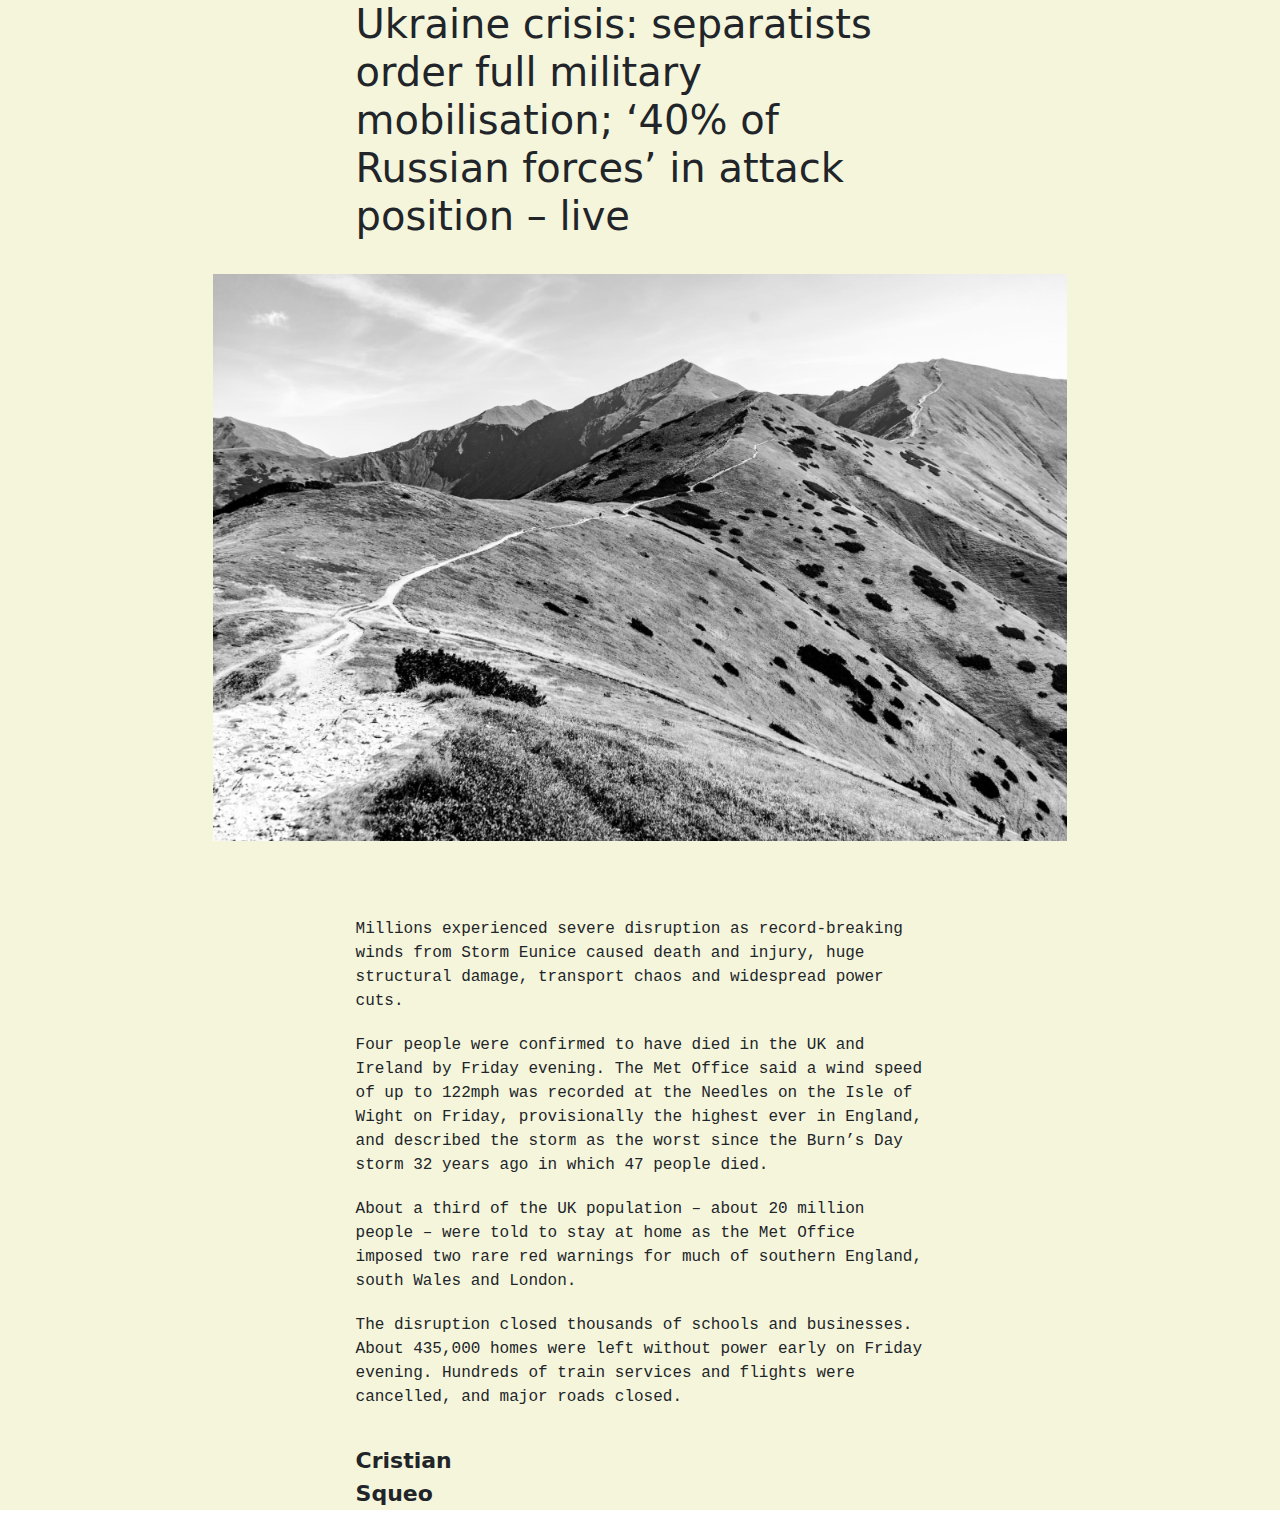
<file: index.html>
<!DOCTYPE html>
<html>
    <head>
        <title></title>
        <link href="static/css/index.css" rel="stylesheet">
        <link href="https://cdn.jsdelivr.net/npm/bootstrap@5.3.3/dist/css/bootstrap.min.css" rel="stylesheet" integrity="sha384-QWTKZyjpPEjISv5WaRU9OFeRpok6YctnYmDr5pNlyT2bRjXh0JMhjY6hW+ALEwIH" crossorigin="anonymous">
    </head>
    <body>
        <div id="principale">
            <div class="col-8 offset-2">
                <div class="article_title.css col-8 offset-2">
                    <h1 id="titolo">Ukraine crisis: separatists order full military mobilisation; ‘40% of Russian forces’ in attack position – live</h1>
                </div>
                <div>
                    <img src="static/images/monti_ucraini.png">
                </div>
                <div class="col-8 offset-2 article_testo">  
                    <p id="primo"class="par margine">Millions experienced severe disruption as record-breaking winds from Storm Eunice caused death and injury, huge structural damage, transport chaos and widespread power cuts.</p>
                    <p class="par margine"> Four people were confirmed to have died in the UK and Ireland by Friday evening. The Met Office said a wind speed of up to 122mph was recorded at the Needles on the Isle of Wight on Friday, provisionally the highest ever in England, and described the storm as the worst since the Burn’s Day storm 32 years ago in which 47 people died.<br></p> 
                    <p class="par margine"> About a third of the UK population – about 20 million people – were told to stay at home as the Met Office imposed two rare red warnings for much of southern England, south Wales and London.</p> 
                    <p id="ultimo" class="par"> The disruption closed thousands of schools and businesses. About 435,000 homes were left without power early on Friday evening. Hundreds of train services and flights were cancelled, and major roads closed.</p>
                </div>
                <div id="firma" class="col-2 offset-2">
                    <p>Cristian<br> Squeo</p>
                </div>
            </div>
        </div>
    </body>
</html>
</file>
<file: static/css/index.css>
@import "article_text.css";
@import "article_title.css";
@import "article_image.css";
#principale{
    background-color: beige;
}
#primo{
    margin-top: 76px;
}
#titolo{
    margin-bottom: 34px;
}
#ultimo{
    margin-bottom: 35px;
}
</file>
